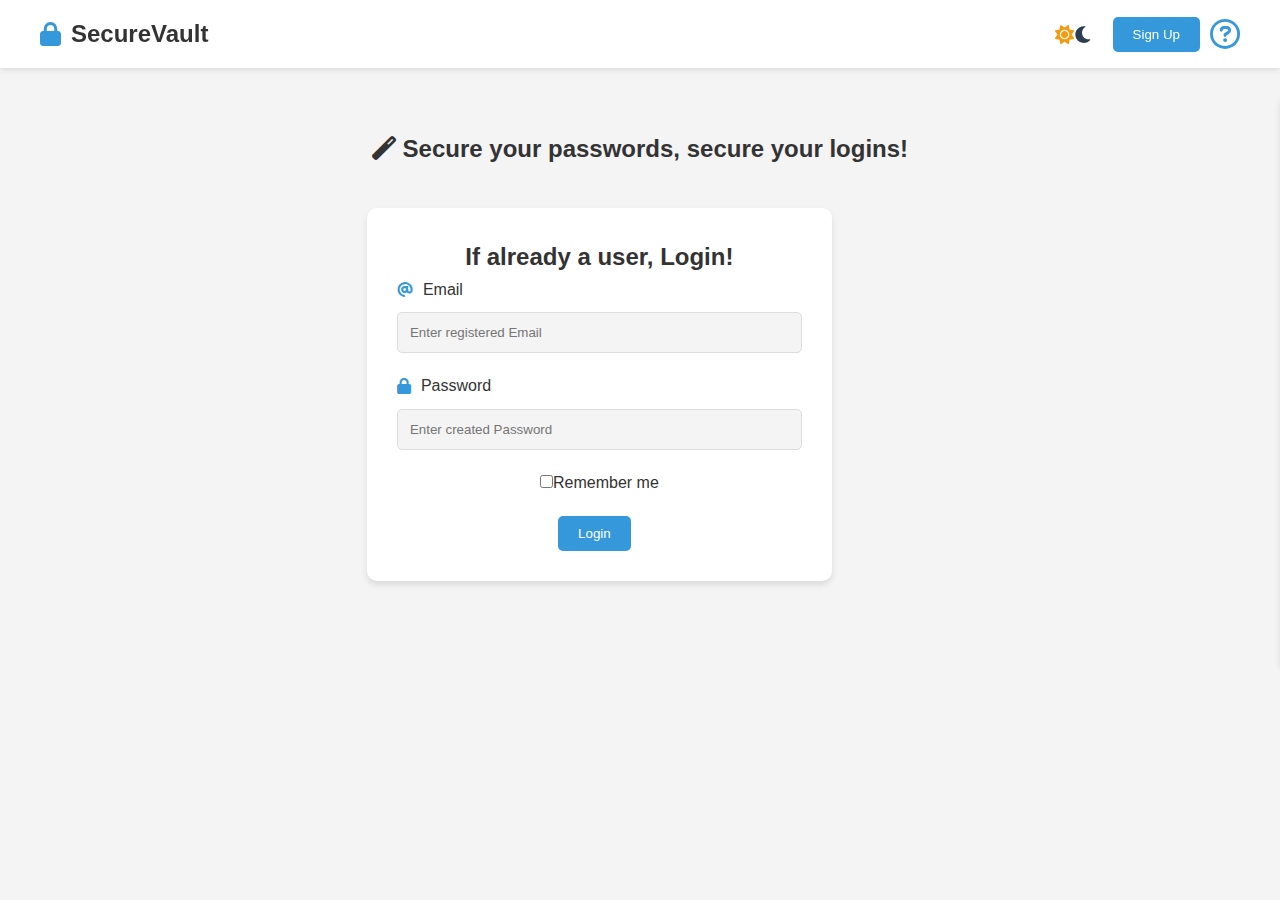
<file: index.html>
<!Doctype html>
<html lang="en">
<head>
    <meta charset="UTF-8" />
    <meta name="viewport" content="width=device-width, initial-scale=1.0" />
    <title>SecureVault - Password Manager</title>
    <link rel="stylesheet" href="pass-org.css">
    <link href="https://cdnjs.cloudflare.com/ajax/libs/font-awesome/6.0.0-beta3/css/all.min.css" rel="stylesheet">
</head>
<body>
    <header>
      <a href="#" class="logo">
        <i class="fas fa-lock"></i> SecureVault
      </a>
      <nav class="navbar">
        <div class="theme-toggle">
            <input type="checkbox" id="theme-switch" class="theme-switch-input">
            <label for="theme-switch" class="theme-switch-label">
                <i class="fas fa-sun"></i>
                <i class="fas fa-moon"></i>
            </label>
        </div>
        <button class="btn" id="signup-btn">Sign Up</button>
        <i class="fa-regular fa-circle-question" id="icon"></i>
      </nav>
    </header>
    <section class="filldetails">
    <section  class="section">
      <div class="tag">
      <h2><i class="fas fa-magic"></i> Secure your passwords, secure your logins!</h2>
      </div>
      <div class="wrapper">
        <div class="loginbox">
            <h2>If already a user, Login!</h2>
            <form id="loginform">

              <div class="input-box">
                <label for="email-input"><i class="fa-solid fa-at"></i>Email</label>
                <input type="email" name="email" id="email-input" placeholder="Enter registered Email" required></input>
              </div>

              <div class="input-box">
                <label for="password-input"><i class="fa-solid fa-lock"></i>Password</label>
                <input type="password" name="password" id="password-input" placeholder="Enter created Password" required></input>
              </div>
  
              <div class="remember-forgot">
                <label><input type="checkbox">Remember me</label>
              </div>
  
              <button type="submit" class="btn">Login</button>
            </form>
        </div>
      </div>
    </section>

    <section class="signupsection" id="signup-section" style="display:none">
      <div class="signupwrapper">
        <div class="signupbox">
            <h2>Signup to start!</h2>
            <form id="signupform">

              <div class="signup-input">
                <label for="email-input"><i class="fa-solid fa-user"></i>Username</label>
                <input type="text" name="email" id="signup-username" placeholder="Enter Username"></input>
              </div>

              <div class="signup-input">
                <label for="email-input"><i class="fa-solid fa-at"></i>Email</label>
                <input type="email" name="email" id="signup-email" placeholder="Enter Email ID"></input>
              </div>

              <div class="signup-input">
                <label for="password-input"><i class="fa-solid fa-lock"></i>Password</label>
                <input type="password" name="password" id="signup-password" placeholder="Create a New Password"></input>
              </div>

              <div class="signup-input">
                <label for="password-input"><i class="fa-solid fa-lock"></i>Confirm Password</label>
                <input type="password" name="password" id="signup-confirm-password" placeholder="Confirm New Password"></input>
              </div>
  
  
              <button type="submit" class="btn" id="submitBtn">Signup</button>
            </form>
        </div>
      </div>
    </section>
    </section>

    <section class="features">
      <div class="featurepanel" id="featurepanel">
          <p><b>SecureVault</b> is a comprehensive password management solution designed to make online security simple and efficient. It features a user-friendly website that includes a <b>password management table</b>, allowing users to store and organize all their passwords in one secure location. Users can <b>manually add passwords</b> using a form that seamlessly integrates with the table.<br>SecureVault also offers a <b>powerful password generator</b>, enabling users to create strong and customizable passwords by specifying length and character types. Additionally, the platform provides a <b>secure notes</b> feature, allowing users to safely store personal notes, PINs, and other sensitive information. For enhanced convenience, SecureVault supports <b>auto-fill functionality</b>, automatically entering stored passwords into login pages to save time and reduce hassle.</p>
          <p> With its robust tools, <b>SecureVault</b> ensures your digital life stays secure and accessible.</p>
      </div>
    </section>

    <script src="index.js"></script>
</body>
</html>
</file>
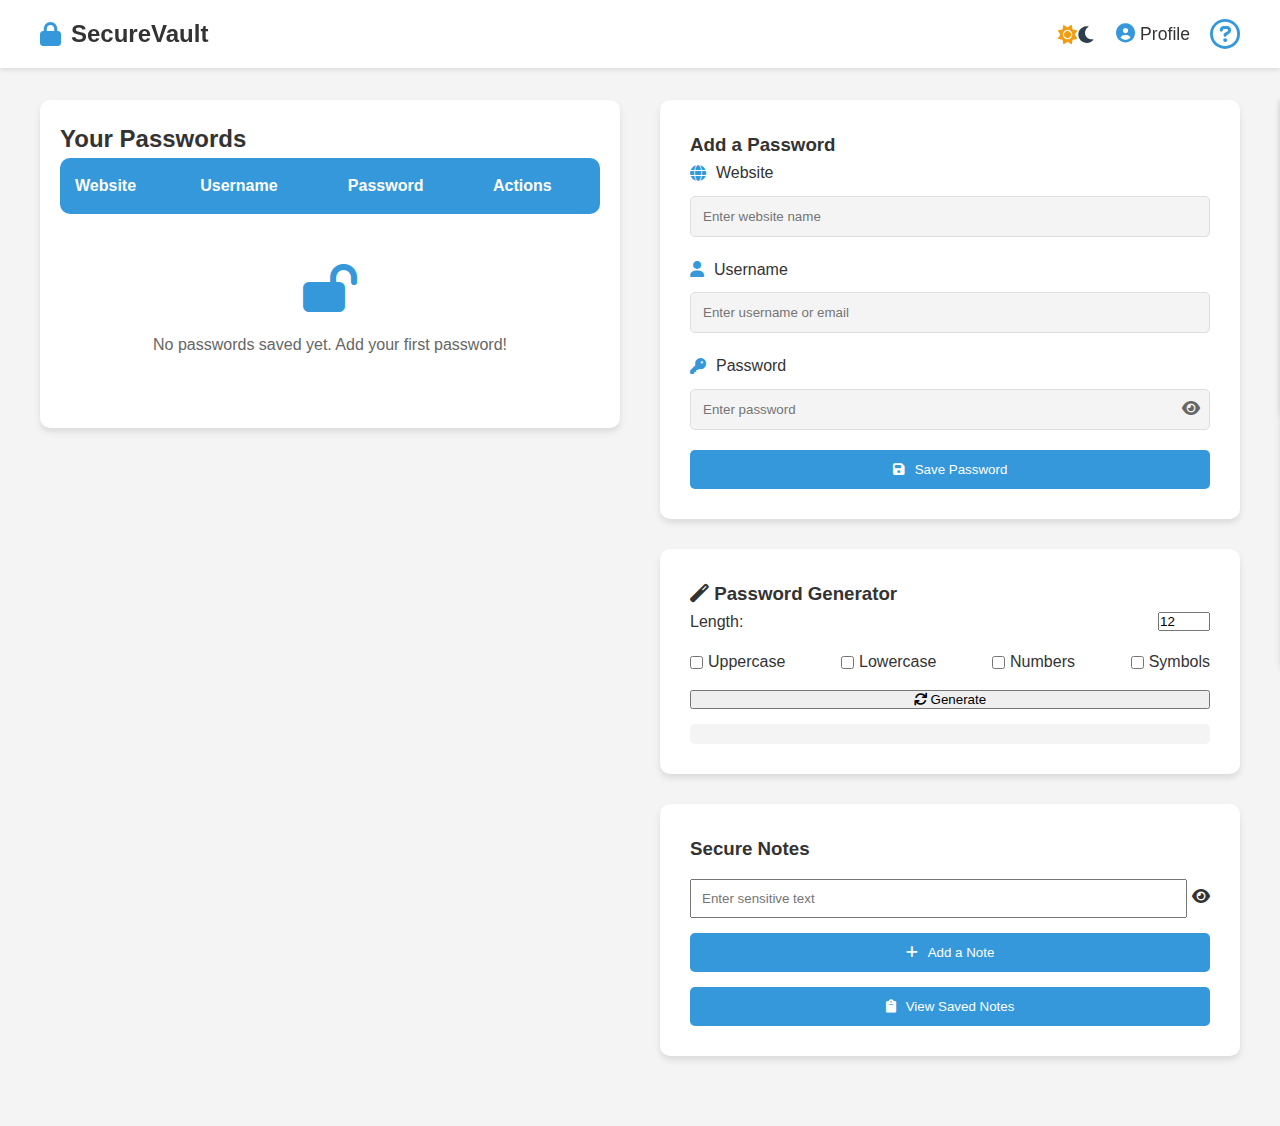
<file: pass-org.html>
<!DOCTYPE html>
<html lang="en">
<head>
    <meta charset="UTF-8">
    <meta name="viewport" content="width=device-width, initial-scale=1.0">
    <title>SecureVault - Password Manager</title>
    <link rel="stylesheet" href="pass-org.css">
    <link href="https://cdnjs.cloudflare.com/ajax/libs/font-awesome/6.0.0-beta3/css/all.min.css" rel="stylesheet">
</head>
<body>
    <header>
        <a href="#" class="logo">
            <i class="fas fa-lock"></i> SecureVault
        </a>
        <nav class="navbar">
            <div class="theme-toggle">
                <input type="checkbox" id="theme-switch" class="theme-switch-input">
                <label for="theme-switch" class="theme-switch-label">
                    <i class="fas fa-sun"></i>
                    <i class="fas fa-moon"></i>
                </label>
            </div>
            <a id="profile-link" href="#"><i class="fa-solid fa-circle-user" id="usericon"></i> Profile</a>
            <i class="fa-regular fa-circle-question" id="icon"></i>
        </nav>
    </header>

    <section class="pass-section">
        <div class="wrapper-left">
            <div class="table-container">
                <h2 class="tableheading">Your Passwords</h2>
                <table class="table" id="table">
                    <thead>        
                        <tr>        
                            <th>Website</th>    
                            <th>Username</th>
                            <th>Password</th>
                            <th>Actions</th>
                        </tr>
                    </thead>
                    <tbody id="tableBody"></tbody>
                </table>
                <div id="no-passwords" class="no-passwords">
                    <i class="fas fa-lock-open"></i>
                    <p>No passwords saved yet. Add your first password!</p>
                </div>
            </div>
        </div>
        
        <div class="rightsection">
            <div class="form-container">
                <h3>Add a Password</h3>
                <form id="passform">
                    <div class="form-group">
                        <label for="website">
                            <i class="fas fa-globe"></i> Website
                        </label>
                        <input type="text" id="website" name="website" required placeholder="Enter website name">
                    </div>
        
                    <div class="form-group">
                        <label for="username">
                            <i class="fas fa-user"></i> Username
                        </label>
                        <input type="text" id="username" name="username" required placeholder="Enter username or email">
                    </div>
        
                    <div class="form-group password-group">
                        <label for="password">
                            <i class="fas fa-key"></i> Password
                        </label>
                        <div class="password-wrapper">
                            <input type="password" id="password" name="password" required placeholder="Enter password">
                            <span class="toggle-password">
                                <i class="fas fa-eye"></i>
                            </span>
                        </div>
                    </div>
                    
                    <button type="submit" id="entry">
                        <i class="fas fa-save"></i> Save Password
                    </button>
                </form>
            </div>

            <div class="passwd-suggest">
                <div class="wrapper3">
                    <h3>
                        <i class="fas fa-magic"></i> Password Generator
                    </h3>
                    <div class="generator-controls">
                        <div class="length-control">
                            <label for="password-length">Length:</label>
                            <input type="number" id="password-length" min="8" max="32" value="12">
                        </div>
                        <div class="complexity-controls">
                            <label>
                                <input type="checkbox" id="include-uppercase"> Uppercase
                            </label>
                            <label>
                                <input type="checkbox" id="include-lowercase"> Lowercase
                            </label>
                            <label>
                                <input type="checkbox" id="include-numbers"> Numbers
                            </label>
                            <label>
                                <input type="checkbox" id="include-symbols"> Symbols
                            </label>
                        </div>
                        <button id="generate-password">
                            <i class="fas fa-sync"></i> Generate
                        </button>
                        <div id="generated-password-display" class="generated-password">
                        </div>
                    </div>
                </div>
            </div>

            <div class="notes">
                <h3>Secure Notes</h3>
                <div class="inputwrapper">
                    <input type="password" id="encryptedText" placeholder="Enter sensitive text">
                    <span class="toggle-encryption">
                    <i class="fas fa-eye"></i>
                    </span>
                </div>
                <button type="submit" class="addnote" id="addnote"><i class="fa-solid fa-plus"></i>Add a Note</button>
                <button type="submit" class="viewnote" id="viewnote"><i class="fa-solid fa-clipboard"></i>View Saved Notes</button>
            </div>
        </div>
    </section>

    <section class="features">
    <div class="featurepanel" id="featurepanel">
        <p><b>SecureVault</b> is a comprehensive password management solution designed to make online security simple and efficient. It features a user-friendly website that includes a <b>password management table</b>, allowing users to store and organize all their passwords in one secure location. Users can <b>manually add passwords</b> using a form that seamlessly integrates with the table.<br>SecureVault also offers a <b>powerful password generator</b>, enabling users to create strong and customizable passwords by specifying length and character types. Additionally, the platform provides a <b>secure notes</b> feature, allowing users to safely store personal notes, PINs, and other sensitive information. For enhanced convenience, SecureVault supports <b>auto-fill functionality</b>, automatically entering stored passwords into login pages to save time and reduce hassle.</p>
        <p> With its robust tools, <b>SecureVault</b> ensures your digital life stays secure and accessible.</p>
    </div>
    </section>

    <section class="profile">
        <div class="profilepanel" id="profilepanel">
            <h4>Hello User!</h4>
            <div class="links">
                <div><p><i class="fa-solid fa-envelope"></i> chakshikagupta@gmail.com</p></div>
                <div><p><i class="fa-solid fa-phone"></i> +91 8000948292</p></div>
                <div><a href="https://www.linkedin.com/in/chakshika-gupta-855597348?lipi=urn%3Ali%3Apage%3Ad_flagship3_profile_view_base_contact_details%3Bt5WHk8qdQzqfSLtVmlsDIw%3D%3D"><i class="fa-brands fa-linkedin"></i>  Linkedin</a></div>
                <div><a href="https://github.com/ChakshikaGupta0706"><i class="fa-brands fa-github"></i>  GitHub</a></div>
            </div>
            <button class="logoutbtn" id="logoutbtn">Logout</button>
        </div>
    </section>

    <script src="app.js"></script>
</body>
</html>
</file>
<file: pass-org.css>
/*CSS for the pass-org.html page including the main page of the website*/
:root {
    --bg-primary: #f4f4f4;
    --bg-secondary: #ffffff;
    --text-primary: #333;
    --text-secondary: #666;
    --accent-color: #3498db;
    --accent-hover: #2980b9;
    --border-color: #ddd;
}

[data-theme='dark'] {
    --bg-primary: #121212;
    --bg-secondary: #1e1e1e;
    --text-primary: #e0e0e0;
    --text-secondary: #b0b0b0;
    --accent-color: #4CAF50;
    --accent-hover: #45a049;
    --border-color: #444;
}

* {
    margin: 0;
    padding: 0;
    box-sizing: border-box;
    transition: background-color 0.3s, color 0.3s;
}

body {
    font-family: 'Segoe UI', Tahoma, Geneva, Verdana, sans-serif;
    background-color: var(--bg-primary);
    color: var(--text-primary);
    line-height: 1.6;
}

header {
    display: flex;
    justify-content: space-between;
    align-items: center;
    background-color: var(--bg-secondary);
    color: var(--text-primary);
    padding: 15px 40px;
    position: fixed;
    width: 100%;
    box-shadow: 0 2px 5px rgba(0,0,0,0.1);
    z-index: 100;
}

.logo {
    display: flex;
    align-items: center;
    text-decoration: none;
    color: var(--text-primary);
    font-weight: bold;
    font-size: 1.5rem;
}

.logo i {
    margin-right: 10px;
    color: var(--accent-color);
}

.navbar {
    display: flex;
    align-items: center;
}

.theme-toggle {
    margin-right: 20px;
}

.theme-switch-input {
    display: none;
}

.theme-switch-label {
    cursor: pointer;
    display: flex;
    align-items: center;
}

.theme-switch-label i {
    font-size: 1.2rem;
    transition: color 0.3s;
}

.theme-switch-label .fa-sun {
    color: #f39c12;
}

.theme-switch-label .fa-moon {
    color: #2c3e50;
}

.navbar .btn {
    background-color: var(--accent-color);
    color: white;
    border: none;
    padding: 10px 20px;
    border-radius: 5px;
    margin-right: 10px;
    cursor: pointer;
    transition: background-color 0.3s;
}

.navbar .btn::after {
    background-color: var(--accent-hover);
}

.navbar a{
    padding-right: 20px;
    text-decoration: none;
    font-size: 1.1rem;
    font-weight: 400;
    color: var(--text-primary);
}

.navbar a i {
    font-size: 1.2rem;
    color: var(--accent-color);
}
.navbar a i:hover {
    color: var(--accent-hover);
}

.navbar .fa-circle-question {
    color: var(--accent-color);
    font-size: 30px;
}
.navbar .fa-circle-question:hover {
    color: var(--accent-hover);
}
.pass-section {
    display: flex;
    padding: 100px 40px 40px;
    gap: 40px;
}

.wrapper-left {
    flex: 1;
}

.table-container {
    background-color: var(--bg-secondary);
    border-radius: 10px;
    padding: 20px;
    box-shadow: 0 4px 6px rgba(0,0,0,0.1);
}

.table {
    width: 100%;
    border-collapse: separate;
    border-spacing: 0;
    border-radius: 10px;
    overflow: hidden;
}

.table th {
    background-color: var(--accent-color);
    color: white;
    padding: 15px;
    text-align: left;
}

.table td {
    padding: 15px;
    border-bottom: 1px solid var(--border-color);
}

.no-passwords {
    text-align: center;
    padding: 50px;
    color: var(--text-secondary);
}

.no-passwords i {
    font-size: 3rem;
    margin-bottom: 20px;
    color: var(--accent-color);
}

.rightsection {
    flex: 1;
}

.form-container, .passwd-suggest, .notes {
    background-color: var(--bg-secondary);
    border-radius: 10px;
    padding: 30px;
    margin-bottom: 30px;
    box-shadow: 0 4px 6px rgba(0,0,0,0.1);
}

.form-group {
    margin-bottom: 20px;
}

.form-group label {
    display: flex;
    align-items: center;
    margin-bottom: 10px;
    color: var(--text-primary);
}

.form-group label i {
    margin-right: 10px;
    color: var(--accent-color);
}

.form-group input {
    width: 100%;
    padding: 12px;
    border: 1px solid var(--border-color);
    border-radius: 5px;
    background-color: var(--bg-primary);
    color: var(--text-primary);
}

.password-wrapper {
    position: relative;
}

.toggle-password {
    position: absolute;
    right: 10px;
    top: 50%;
    transform: translateY(-50%);
    cursor: pointer;
    color: var(--text-secondary);
}

.form-container button, .notes button {
    width: 100%;
    padding: 12px;
    background-color: var(--accent-color);
    color: white;
    border: none;
    border-radius: 5px;
    cursor: pointer;
    display: flex;
    align-items: center;
    justify-content: center;
    gap: 10px;
    transition: background-color 0.3s;
}

.form-container button:hover {
    background-color: var(--accent-hover);
}

.generator-controls {
    display: flex;
    flex-direction: column;
    gap: 15px;
}

.length-control, .complexity-controls {
    display: flex;
    justify-content: space-between;
    align-items: center;
}

.complexity-controls label {
    display: flex;
    align-items: center;
    gap: 5px;
}

#generated-password-display {
    background-color: var(--bg-primary);
    padding: 10px;
    border-radius: 5px;
    text-align: center;
    word-break: break-all;
}

.inputwrapper {
    display:flex;
    max-height: 120vh;
}
.inputwrapper input {
    width: 100%;
    padding: 10px;
    margin-bottom: 15px;
    margin-top: 15px;
}

.toggle-encryption {
    margin-top: 20px;
    padding-left: 5px
}

.notes .viewnote {
    margin-top: 15px;
}

@media (max-width: 768px) {
    .section {
        flex-direction: column;
    }
}
.featurepanel {
    position: fixed;
    top: calc(8% + 20px);
    border-radius: 10px;
    width: 400px;
    background-color: var(--accent-color);
    box-shadow: 0 4px 6px rgba(0,0,0,0.1);
    color: white;
    font-weight: 500;
    padding: 20px;
    transition: right 0.3s ease;
    right:-400px;
    overflow: hidden;
}

.featurepanel.show {
    right: 25px;
}

.profilepanel {
    position: fixed;
    top: calc(8% + 20px);
    border-radius: 10px;
    width: 300px;
    background-color: var(--accent-color);
    box-shadow: 0 4px 6px rgba(0,0,0,0.1);
    color: white;
    font-weight: 500;
    padding: 15px;
    transition: right 0.3s ease;
    right:-300px;
    overflow: hidden;
}

.profilepanel.show {
    right: 25px;
}

.profilepanel h4 {
    font-size: 20px;
    padding-bottom: 30px;
    color: var(--text-primary);
}
.profilepanel .links div {
    padding: 10px;
    font-size: 16px;
    color: var(--text-primary);
}
.profilepanel a {
    font-size: 16px;
    color: var(--text-primary);
    text-decoration: none;
}
.profilepanel i {
    padding-right: 12px;
}
.profilepanel .logoutbtn {
    background-color: var(--text-primary);
    color: var(--bg-secondary);
    border: none;
    padding: 10px 20px;
    border-radius: 5px;
    cursor: pointer;
    transition: background-color 0.3s;
    font-weight: 600;
    margin-top: 15px;
}


/*CSS for index.html file which has the login and the signup page*/
.section {
    overflow:hidden;
}

.tag {
    color: var(--text-primary);
    padding: 40px;
}
.wrapper{
    padding-left:35px;
    width: 500px;
}
.input-box {
    margin-bottom: 20px;
}

.input-box label {
    display: flex;
    align-items: center;
    margin-bottom: 10px;
    color: var(--text-primary);
}

.input-box label i {
    margin-right: 10px;
    color: var(--accent-color);
}

.input-box input {
    width: 100%;
    padding: 12px;
    border: 1px solid var(--border-color);
    border-radius: 5px;
    background-color: var(--bg-primary);
    color: var(--text-primary);
}

.loginbox {
    background-color: var(--bg-secondary);
    border-radius: 10px;
    padding: 30px;
    margin-bottom: 30px;
    box-shadow: 0 4px 6px rgba(0,0,0,0.1);
}

.loginbox form .btn {
    background-color: var(--accent-color);
    color: white;
    border: none;
    padding: 10px 20px;
    border-radius: 5px;
    margin-right: 10px;
    cursor: pointer;
    transition: background-color 0.3s;
}
.loginbox form .btn::after {
    background-color: var(--accent-hover);
}

.remember-forgot {
    margin-bottom: 20px;
}
.remember-forgot .checkbox {
    background-color: var(--accent-color);
}

/*CSS for styling the signup section*/
.filldetails {
    display:flex;
    justify-content: center;
    text-align: center;
    gap: 20px;
    padding: 90px 35px 35px;
}

.signupwrapper {
    border-radius: 10px;
    width: 700px;
    background-color: var(--accent-color);
    box-shadow: 0 4px 6px rgba(0,0,0,0.1);
    color: white;
    font-weight: 500;
    transition: 0.5s;
    overflow: hidden;
}

.signupbox {
    background-color: var(--accent-color);
    border-radius: 10px;
    padding: 30px;
    box-shadow: 0 4px 6px rgba(0,0,0,0.1);
}

.signupbox h2 {
    color: var(--text-primary);
}

@media (max-width: 768px) {
    .filldetails {
        flex-direction: column;
    }
}
.signup-input {
    margin-bottom: 20px;
}

.signup-input label {
    display: flex;
    align-items: center;
    margin-bottom: 10px;
    color: var(--text-primary);
}

.signup-input label i {
    margin-right: 10px;
    color: var(--text-primary);
}

.signup-input input {
    width: 100%;
    padding: 12px;
    border: 1px solid var(--border-color);
    border-radius: 5px;
    background-color: var(--bg-primary);
    color: var(--text-primary);
}

.signupbox form .btn {
    background-color: var(--text-primary);
    color: var(--bg-secondary);
    border: none;
    padding: 10px 20px;
    border-radius: 5px;
    margin-right: 10px;
    cursor: pointer;
    transition: background-color 0.3s;
    font-weight: 600;
}
</file>
